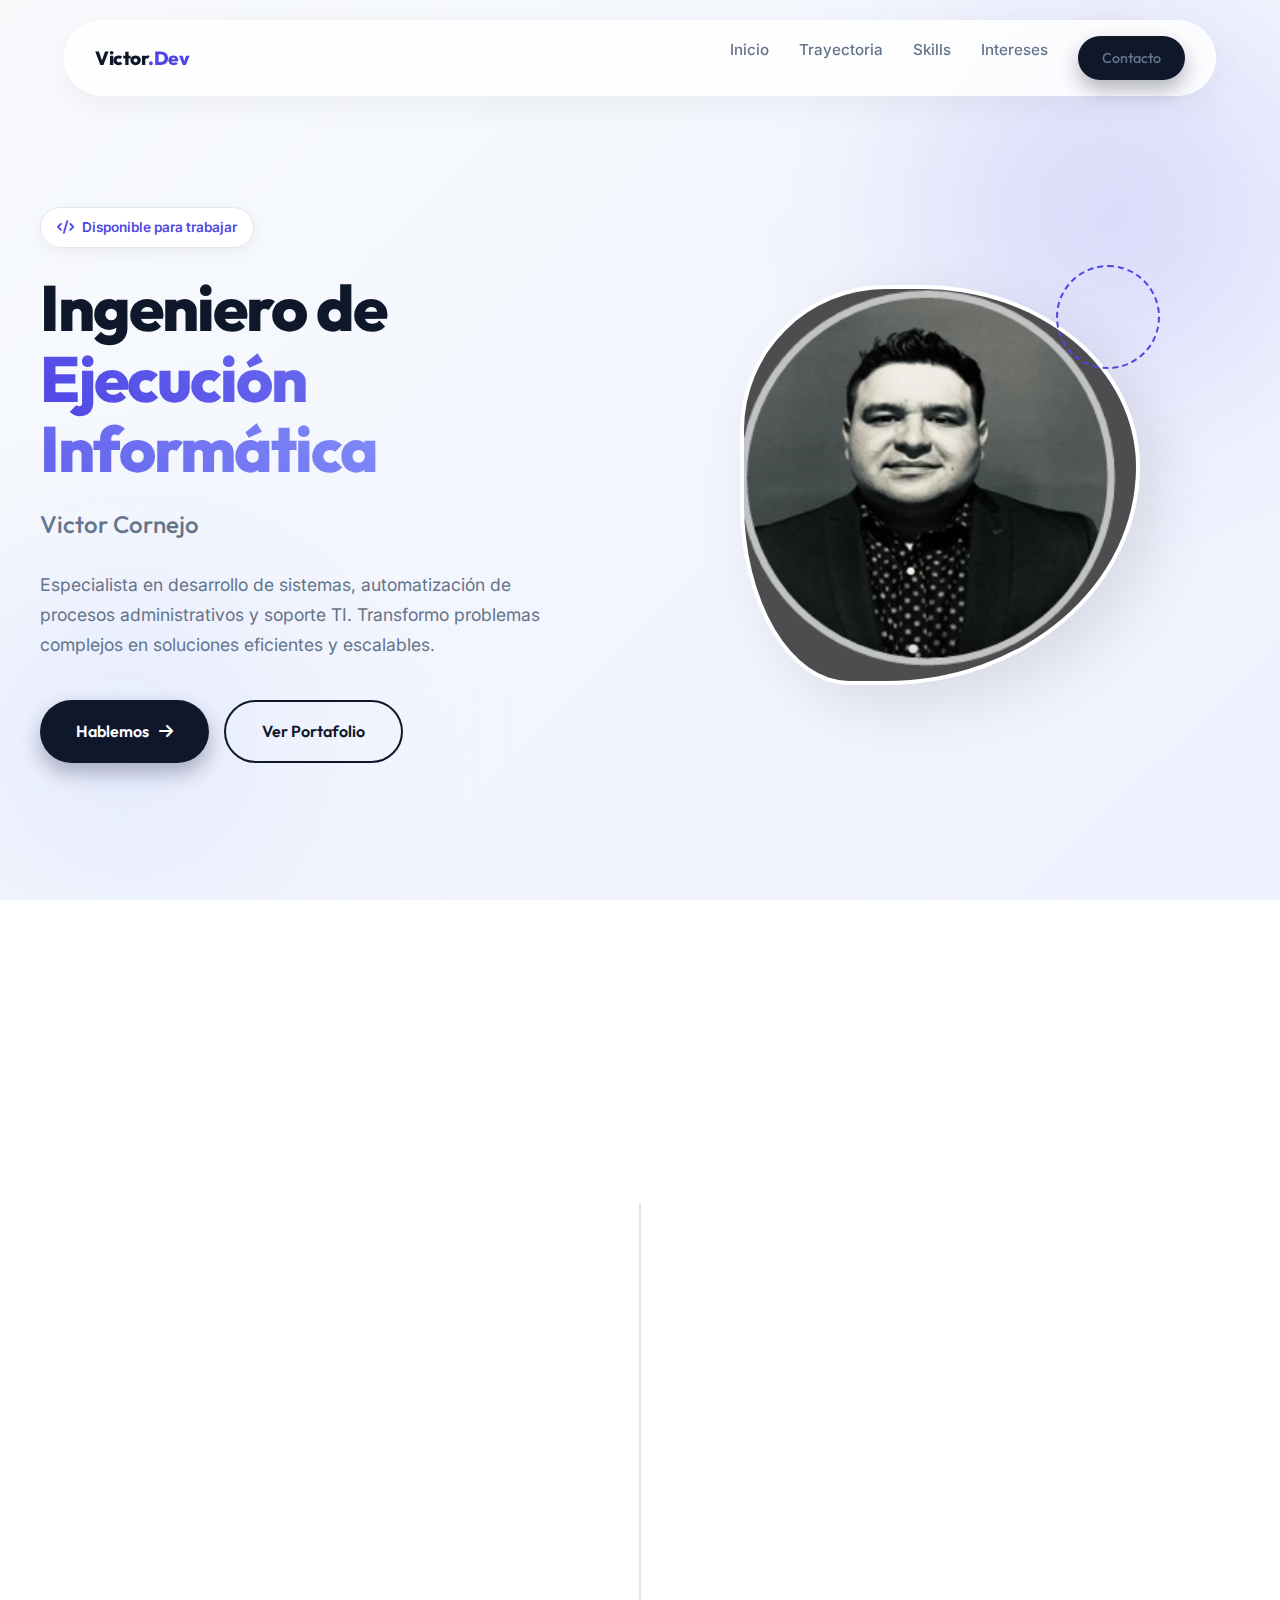
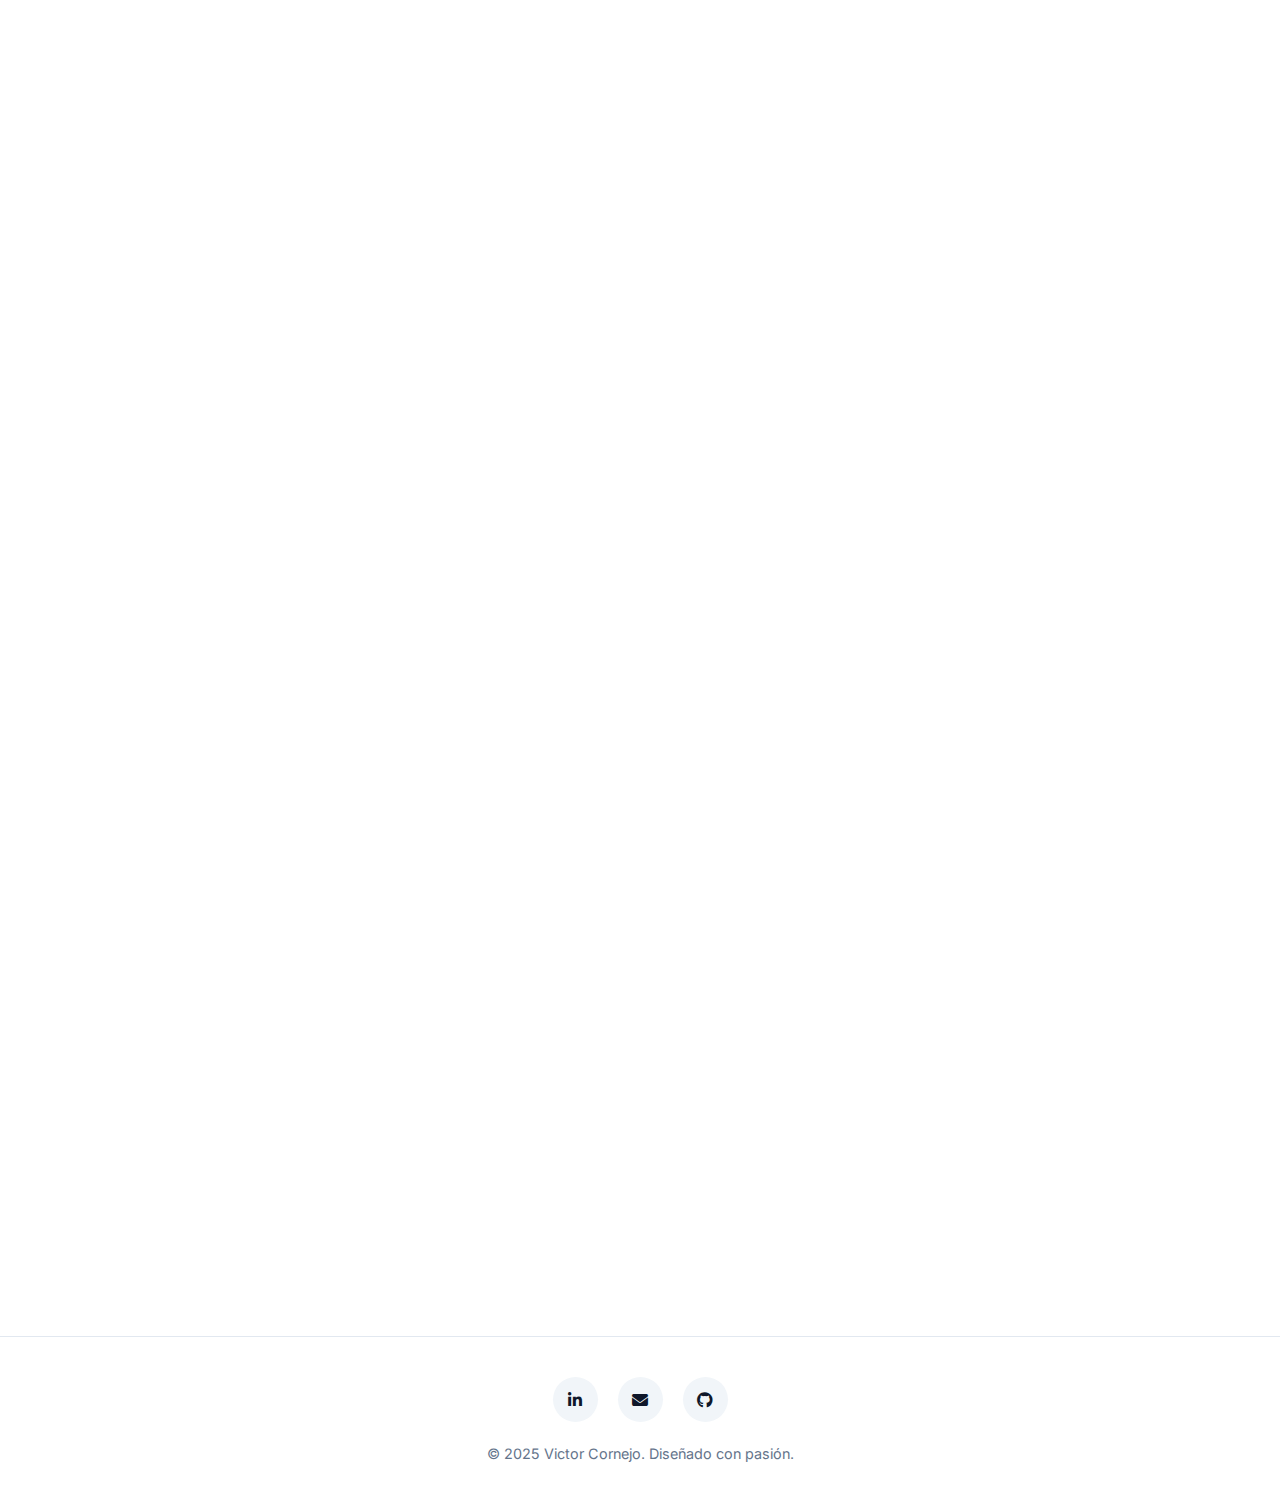
<file: index.html>
<!DOCTYPE html>
<html lang="es">
<head>
    <meta charset="UTF-8">
    <meta name="viewport" content="width=device-width, initial-scale=1.0">
    <title>Victor Cornejo | Ingeniero en Informática</title>
    <!-- Fuentes: Outfit (Tech/Títulos) e Inter (Lectura) -->
    <link rel="preconnect" href="https://fonts.googleapis.com">
    <link rel="preconnect" href="https://fonts.gstatic.com" crossorigin>
    <link href="https://fonts.googleapis.com/css2?family=Inter:wght@300;400;500;600&family=Outfit:wght@500;700;800&display=swap" rel="stylesheet">
    <!-- Iconos -->
    <link rel="stylesheet" href="https://cdnjs.cloudflare.com/ajax/libs/font-awesome/6.4.0/css/all.min.css">

    <style>
        /* --- VARIABLES & DISEÑO SISTEMÁTICO --- */
        :root {
            /* Paleta Slate & Indigo (Profesional y Tech) */
            --bg-color: #f8fafc;
            --bg-gradient: linear-gradient(135deg, #f8fafc 0%, #eef2ff 100%);
            --primary: #0f172a; /* Slate 900 */
            --accent: #4f46e5;  /* Indigo 600 */
            --accent-glow: rgba(79, 70, 229, 0.3);
            --secondary: #64748b;
            
            /* Glassmorphism */
            --glass-bg: rgba(255, 255, 255, 0.7);
            --glass-border: rgba(255, 255, 255, 0.5);
            --glass-blur: 12px;

            --card-bg: #ffffff;
            --text-main: #1e293b;
            
            --radius-lg: 24px;
            --radius-md: 16px;
            --shadow-soft: 0 10px 40px -10px rgba(0,0,0,0.08);
            --shadow-hover: 0 20px 50px -12px rgba(79, 70, 229, 0.15);
            
            --transition: all 0.4s cubic-bezier(0.175, 0.885, 0.32, 1.275);
        }

        /* --- RESET --- */
        * { margin: 0; padding: 0; box-sizing: border-box; }
        html { scroll-behavior: smooth; }
        body {
            font-family: 'Inter', sans-serif;
            background: var(--bg-gradient);
            background-attachment: fixed; 
            color: var(--text-main);
            line-height: 1.7;
            overflow-x: hidden;
        }
        h1, h2, h3, h4, .logo, .btn { font-family: 'Outfit', sans-serif; }
        a { text-decoration: none; color: inherit; }
        ul { list-style: none; }
        img { max-width: 100%; display: block; }

        /* --- ANIMACIONES DE ENTRADA --- */
        .reveal {
            opacity: 0;
            transform: translateY(40px);
            transition: 0.8s cubic-bezier(0.5, 0, 0, 1);
        }
        .reveal.active { opacity: 1; transform: translateY(0); }

        /* --- NAVBAR GLASS --- */
        .navbar {
            position: fixed;
            top: 20px;
            left: 50%;
            transform: translateX(-50%);
            width: 90%;
            max-width: 1200px;
            background: rgba(255, 255, 255, 0.85);
            backdrop-filter: blur(var(--glass-blur));
            -webkit-backdrop-filter: blur(var(--glass-blur));
            padding: 15px 30px;
            border-radius: 50px;
            z-index: 1000;
            border: 1px solid var(--glass-border);
            box-shadow: 0 8px 32px rgba(0, 0, 0, 0.05);
            display: flex;
            justify-content: space-between;
            align-items: center;
            transition: 0.3s;
        }
        .logo { font-weight: 800; font-size: 1.2rem; color: var(--primary); letter-spacing: -0.5px; }
        .logo span { color: var(--accent); }
        
        .nav-links { display: flex; gap: 30px; }
        .nav-links a {
            font-weight: 500;
            color: var(--secondary);
            font-size: 0.95rem;
            transition: 0.3s;
            position: relative;
        }
        .nav-links a:hover, .nav-links a.active { color: var(--accent); }
        .nav-links a.active::after {
            content: ''; position: absolute; bottom: -5px; left: 50%; transform: translateX(-50%);
            width: 5px; height: 5px; background: var(--accent); border-radius: 50%;
        }
        .menu-toggle { display: none; font-size: 1.5rem; color: var(--primary); cursor: pointer; }

        /* --- HERO SECTION (PREMIUM) --- */
        .hero {
            position: relative;
            min-height: 100vh;
            display: flex;
            align-items: center;
            padding: 120px 20px 50px;
            overflow: hidden;
        }
        
        /* Elementos decorativos de fondo (Blobs) */
        .hero::before {
            content: ''; position: absolute; top: -10%; right: -10%;
            width: 600px; height: 600px;
            background: radial-gradient(circle, var(--accent-glow) 0%, transparent 70%);
            filter: blur(60px); z-index: -1; opacity: 0.6;
            animation: pulse 8s infinite alternate;
        }
        .hero::after {
            content: ''; position: absolute; bottom: -10%; left: -10%;
            width: 500px; height: 500px;
            background: radial-gradient(circle, #e0e7ff 0%, transparent 70%);
            filter: blur(80px); z-index: -1;
        }

        .hero-container {
            max-width: 1200px; margin: 0 auto; width: 100%;
            display: flex; align-items: center; justify-content: space-between;
            flex-wrap: wrap;
        }

        .hero-content { flex: 1; max-width: 600px; padding-right: 40px; z-index: 2; }
        .badge {
            display: inline-flex; align-items: center; gap: 8px;
            background: white; color: var(--accent);
            padding: 8px 16px; border-radius: 30px;
            font-weight: 600; font-size: 0.85rem;
            box-shadow: 0 4px 15px rgba(0,0,0,0.05);
            margin-bottom: 25px;
            border: 1px solid #e2e8f0;
        }
        .badge i { animation: bounce 2s infinite; }
        
        .hero h1 {
            font-size: 4rem; line-height: 1.1; color: var(--primary);
            margin-bottom: 20px; font-weight: 800; letter-spacing: -2px;
        }
        .hero h1 span {
            background: -webkit-linear-gradient(45deg, var(--accent), #818cf8);
            -webkit-background-clip: text; -webkit-text-fill-color: transparent;
        }
        .hero-subtitle {
            font-size: 1.5rem; color: var(--secondary); margin-bottom: 25px; font-weight: 500;
        }
        .hero-text {
            font-size: 1.1rem; color: var(--secondary); margin-bottom: 40px;
            max-width: 90%;
        }

        .hero-visual { flex: 1; display: flex; justify-content: center; align-items: center; position: relative; }
        
        .profile-wrapper {
            position: relative;
            width: 400px; height: 400px;
        }
        .profile-img {
            width: 100%; height: 100%;
            object-fit: cover;
            border-radius: 40% 60% 70% 30% / 40% 50% 60% 50%; /* Forma orgánica */
            box-shadow: 20px 20px 60px rgba(0,0,0,0.1);
            animation: morph 8s ease-in-out infinite;
            border: 4px solid white;
        }
        /* Círculo decorativo detrás */
        .profile-wrapper::before {
            content: ''; position: absolute; top: -20px; right: -20px;
            width: 100px; height: 100px;
            border-radius: 50%; border: 2px dashed var(--accent);
            animation: spin 20s linear infinite;
        }

        /* --- BOTONES --- */
        .btn-group { display: flex; gap: 15px; }
        .btn {
            padding: 16px 36px; border-radius: 50px; font-weight: 600; font-size: 1rem;
            cursor: pointer; transition: var(--transition); border: none; display: inline-flex; align-items: center; gap: 10px;
        }
        .btn-primary {
            background: var(--primary); color: white;
            box-shadow: 0 10px 20px rgba(15, 23, 42, 0.3);
        }
        .btn-primary:hover {
            background: var(--accent); transform: translateY(-5px);
            box-shadow: 0 15px 30px rgba(79, 70, 229, 0.4);
        }
        .btn-outline {
            background: transparent; border: 2px solid var(--primary); color: var(--primary);
        }
        .btn-outline:hover {
            background: var(--primary); color: white; transform: translateY(-5px);
        }

        /* --- SECCIONES GENERALES --- */
        section { padding: 100px 20px; }
        .section-header { text-align: center; max-width: 700px; margin: 0 auto 60px; }
        .section-tag {
            color: var(--accent); font-weight: 700; text-transform: uppercase; letter-spacing: 2px;
            font-size: 0.85rem; margin-bottom: 10px; display: block;
        }
        .section-title { font-size: 2.5rem; color: var(--primary); font-weight: 800; margin-bottom: 15px; }
        .container { max-width: 1100px; margin: 0 auto; }

        /* --- TIMELINE (CENTRO EN PC, IZQUIERDA EN MOVIL) --- */
        .timeline { position: relative; max-width: 900px; margin: 0 auto; }
        .timeline::after {
            content: ''; position: absolute; width: 2px; background: #e2e8f0;
            top: 0; bottom: 0; left: 50%; margin-left: -1px;
        }
        .timeline-item {
            position: relative; width: 50%; padding: 20px 40px;
        }
        .timeline-item:nth-child(odd) { left: 0; text-align: right; }
        .timeline-item:nth-child(even) { left: 50%; }
        
        .timeline-dot {
            position: absolute; width: 20px; height: 20px; right: -10px;
            background: white; border: 4px solid var(--accent); border-radius: 50%; top: 25px; z-index: 10;
        }
        .timeline-item:nth-child(even) .timeline-dot { left: -10px; }

        .timeline-card {
            background: white; padding: 30px; border-radius: var(--radius-md);
            box-shadow: var(--shadow-soft); border: 1px solid rgba(255,255,255,0.8);
            transition: var(--transition);
        }
        .timeline-card:hover { transform: translateY(-5px); box-shadow: var(--shadow-hover); }
        .date { color: var(--accent); font-weight: 700; font-size: 0.9rem; margin-bottom: 5px; display: block; }
        .role { font-size: 1.2rem; font-weight: 700; color: var(--primary); }
        .company { color: var(--secondary); font-size: 0.95rem; margin-bottom: 15px; font-weight: 500; }
        .timeline-list li { position: relative; padding-left: 20px; margin-bottom: 8px; color: var(--secondary); font-size: 0.95rem; }
        .timeline-list li::before { content: '▹'; position: absolute; left: 0; color: var(--accent); }

        /* --- HABILIDADES GRID --- */
        .skills-grid { display: grid; grid-template-columns: repeat(auto-fit, minmax(300px, 1fr)); gap: 30px; }
        .skill-category {
            background: white; padding: 35px; border-radius: var(--radius-lg);
            box-shadow: var(--shadow-soft); border: 1px solid transparent;
            transition: var(--transition);
        }
        .skill-category:hover { border-color: var(--accent-glow); transform: translateY(-5px); }
        .cat-header { display: flex; align-items: center; gap: 15px; margin-bottom: 25px; }
        .cat-icon {
            width: 50px; height: 50px; background: #eff6ff; color: var(--accent);
            border-radius: 12px; display: flex; align-items: center; justify-content: center; font-size: 1.5rem;
        }
        .tag-container { display: flex; flex-wrap: wrap; gap: 10px; }
        .skill-tag {
            padding: 8px 18px; background: #f1f5f9; border-radius: 8px; font-size: 0.9rem;
            font-weight: 500; color: var(--primary); transition: 0.3s; cursor: default;
        }
        .skill-tag:hover { background: var(--primary); color: white; }

        /* --- INTERESES (Cards Modernas) --- */
        .hobbies-wrapper { display: grid; grid-template-columns: repeat(auto-fill, minmax(250px, 1fr)); gap: 25px; }
        .hobby-card {
            background: white; padding: 40px 20px; text-align: center;
            border-radius: var(--radius-lg); border: 1px solid #e2e8f0;
            transition: var(--transition); position: relative; overflow: hidden;
        }
        .hobby-card::before {
            content: ''; position: absolute; top: 0; left: 0; width: 100%; height: 4px;
            background: var(--accent); transform: scaleX(0); transform-origin: left; transition: 0.4s;
        }
        .hobby-card:hover { transform: translateY(-10px); box-shadow: var(--shadow-hover); }
        .hobby-card:hover::before { transform: scaleX(1); }
        
        .icon-box {
            width: 70px; height: 70px; margin: 0 auto 20px;
            background: var(--bg-color); border-radius: 50%;
            display: flex; align-items: center; justify-content: center;
            font-size: 2rem; color: var(--secondary); transition: 0.4s;
        }
        .hobby-card:hover .icon-box { background: var(--accent); color: white; transform: rotateY(360deg); }
        
        /* --- CONTACTO --- */
        .contact-visual {
            background: linear-gradient(135deg, #1e293b, #0f172a);
            border-radius: var(--radius-lg); padding: 60px; color: white;
            text-align: center; position: relative; overflow: hidden;
        }
        .contact-visual::before {
            content: ''; position: absolute; width: 200px; height: 200px;
            background: rgba(255,255,255,0.05); border-radius: 50%; top: -50px; right: -50px;
        }
        .contact-item { display: flex; align-items: center; justify-content: center; gap: 15px; margin: 20px 0; font-size: 1.1rem; }
        .contact-item i { color: #818cf8; }

        /* --- FOOTER --- */
        footer { background: white; padding: 40px 0; text-align: center; border-top: 1px solid #e2e8f0; margin-top: 60px; }
        .socials { margin-bottom: 20px; }
        .socials a {
            display: inline-flex; width: 45px; height: 45px; background: #f1f5f9;
            border-radius: 50%; align-items: center; justify-content: center;
            color: var(--primary); margin: 0 8px; transition: 0.3s;
        }
        .socials a:hover { background: var(--accent); color: white; transform: translateY(-3px); }

        /* --- ANIMACIONES KEYFRAMES --- */
        @keyframes pulse { 0% { transform: scale(1); opacity: 0.6; } 100% { transform: scale(1.1); opacity: 0.8; } }
        @keyframes morph {
            0% { border-radius: 40% 60% 70% 30% / 40% 50% 60% 50%; }
            34% { border-radius: 70% 30% 50% 50% / 30% 30% 70% 70%; }
            67% { border-radius: 100% 60% 60% 100% / 100% 100% 60% 60%; }
            100% { border-radius: 40% 60% 70% 30% / 40% 50% 60% 50%; }
        }
        @keyframes bounce { 0%, 100% { transform: translateY(0); } 50% { transform: translateY(-5px); } }
        @keyframes spin { 100% { transform: rotate(360deg); } }

        /* ======================================================= */
        /* ============ ESTILOS RESPONSIVOS (MÓVIL) =============== */
        /* ======================================================= */
        @media (max-width: 992px) {
            .hero h1 { font-size: 3rem; }
            .profile-wrapper { width: 350px; height: 350px; }
        }

        @media (max-width: 768px) {
            /* 1. Navbar Adaptación */
            .navbar { 
                width: 95%; 
                top: 10px; 
                padding: 15px 20px; 
                border-radius: 16px; /* Menos redondeado */
            }
            .nav-links {
                display: none; 
                position: absolute; 
                top: 70px; 
                left: 0; 
                width: 100%;
                background: rgba(255,255,255,0.98); 
                flex-direction: column; 
                padding: 20px;
                box-shadow: 0 10px 20px rgba(0,0,0,0.1); 
                border-radius: 16px;
                border-top: 1px solid #e2e8f0;
            }
            .nav-links.active { display: flex; }
            .menu-toggle { display: block; }

            /* 2. Hero Adaptación */
            .hero { padding-top: 120px; flex-direction: column-reverse; text-align: center; }
            .hero-content { padding-right: 0; margin-top: 40px; }
            .hero h1 { font-size: 2.5rem; }
            .hero-text { margin-left: auto; margin-right: auto; }
            .profile-wrapper { width: 260px; height: 260px; margin: 0 auto; }
            .btn-group { justify-content: center; flex-wrap: wrap; }

            /* 3. Timeline Adaptación (Paso Crítico) */
            .timeline::after { left: 20px; } /* Mover línea a la izquierda */
            .timeline-item { width: 100%; padding-left: 50px; padding-right: 25px; } /* Ocupar todo el ancho */
            .timeline-item:nth-child(odd), .timeline-item:nth-child(even) { left: 0; text-align: left; }
            .timeline-dot, .timeline-item:nth-child(even) .timeline-dot { left: 12px; right: auto; } /* Punto alineado a la línea */

            /* 4. Grids Adaptación */
            .skills-grid { grid-template-columns: 1fr; } /* Una sola columna */
            .hobbies-wrapper { grid-template-columns: 1fr; }
            
            .section-title { font-size: 2rem; }
            .contact-visual { padding: 40px 20px; }
            .contact-item { flex-direction: column; gap: 5px; margin-bottom: 25px; }
        }
    </style>
</head>
<body>

    <!-- NAVBAR -->
    <nav class="navbar">
        <a href="#" class="logo">Victor<span>.Dev</span></a>
        <div class="menu-toggle"><i class="fas fa-bars"></i></div>
        <ul class="nav-links">
            <li><a href="#inicio">Inicio</a></li>
            <li><a href="#experiencia">Trayectoria</a></li>
            <li><a href="#habilidades">Skills</a></li>
            <li><a href="#intereses">Intereses</a></li>
            <li><a href="#contacto" class="btn btn-primary" style="padding: 10px 24px; font-size: 0.9rem;">Contacto</a></li>
        </ul>
    </nav>

    <!-- HERO SECTION -->
    <section id="inicio" class="hero">
        <div class="hero-container">
            <div class="hero-content reveal">
                <span class="badge"><i class="fas fa-code"></i> Disponible para trabajar</span>
                <h1>Ingeniero de <br><span>Ejecución Informática</span></h1>
                <h3 class="hero-subtitle">Victor Cornejo</h3>
                <p class="hero-text">
                    Especialista en desarrollo de sistemas, automatización de procesos administrativos y soporte TI. 
                    Transformo problemas complejos en soluciones eficientes y escalables.
                </p>
                <div class="btn-group">
                    <a href="#contacto" class="btn btn-primary">Hablemos <i class="fas fa-arrow-right"></i></a>
                    <a href="#experiencia" class="btn btn-outline">Ver Portafolio</a>
                </div>
            </div>
            <div class="hero-visual reveal">
                <div class="profile-wrapper">
                    <!-- Imagen placeholder de alta calidad -->
                    <img src="perfil" alt="Victor Cornejo" class="profile-img">
                </div>
            </div>
        </div>
    </section>

    <!-- EXPERIENCIA -->
    <section id="experiencia">
        <div class="container">
            <div class="section-header reveal">
                <span class="section-tag">Trayectoria</span>
                <h2 class="section-title">Experiencia Profesional</h2>
                <p>Gestión técnica y administrativa con enfoque en eficiencia.</p>
            </div>

            <div class="timeline">
                <!-- Item 1 -->
                <div class="timeline-item reveal">
                    <div class="timeline-dot"></div>
                    <div class="timeline-card">
                        <span class="date">Ene 2023 - Mar 2025</span>
                        <h3 class="role">Técnico Administrativo DOM</h3>
                        <p class="company">Municipalidad de Cartagena</p>
                        <ul class="timeline-list">
                            <li>Liderazgo en atención de público y trámites municipales.</li>
                            <li>Automatización de procesos administrativos internos.</li>
                            <li>Soporte TI y gestión de infraestructura tecnológica.</li>
                        </ul>
                    </div>
                </div>

                <!-- Item 2 -->
                <div class="timeline-item reveal">
                    <div class="timeline-dot"></div>
                    <div class="timeline-card">
                        <span class="date">Ene 2022 - Ene 2023</span>
                        <h3 class="role">Asistente Administrativo DIMAO</h3>
                        <p class="company">Municipalidad de Cartagena</p>
                        <ul class="timeline-list">
                            <li>Optimización de flujos de trabajo administrativos.</li>
                            <li>Soporte en procesos de compras públicas.</li>
                            <li>Coordinación operativa en terreno.</li>
                        </ul>
                    </div>
                </div>

                <!-- Item 3 -->
                <div class="timeline-item reveal">
                    <div class="timeline-dot"></div>
                    <div class="timeline-card">
                        <span class="date">2017 - 2021</span>
                        <h3 class="role">Reponedor & Supervisor</h3>
                        <p class="company">Super bodega Acuenta</p>
                        <ul class="timeline-list">
                            <li>Supervisión de equipo en turno nocturno.</li>
                            <li>Gestión de inventario y ordenamiento logístico.</li>
                        </ul>
                    </div>
                </div>
            </div>
        </div>
    </section>

    <!-- HABILIDADES -->
    <section id="habilidades" style="background: white;">
        <div class="container">
            <div class="section-header reveal">
                <span class="section-tag">Stack Tecnológico</span>
                <h2 class="section-title">Herramientas & Skills</h2>
            </div>

            <div class="skills-grid">
                <!-- Tech -->
                <div class="skill-category reveal">
                    <div class="cat-header">
                        <div class="cat-icon"><i class="fas fa-laptop-code"></i></div>
                        <h3>Desarrollo</h3>
                    </div>
                    <div class="tag-container">
                        <span class="skill-tag">HTML5 & CSS3</span>
                        <span class="skill-tag">JavaScript</span>
                        <span class="skill-tag">C# .NET</span>
                        <span class="skill-tag">Python</span>
                        <span class="skill-tag">SQL</span>
                    </div>
                </div>

                <!-- Automation -->
                <div class="skill-category reveal">
                    <div class="cat-header">
                        <div class="cat-icon"><i class="fas fa-robot"></i></div>
                        <h3>Automatización</h3>
                    </div>
                    <div class="tag-container">
                        <span class="skill-tag">Procesos Admin</span>
                        <span class="skill-tag">Scripts</span>
                        <span class="skill-tag">Gestión de Datos</span>
                        <span class="skill-tag">Office Automation</span>
                    </div>
                </div>

                <!-- Soft Skills -->
                <div class="skill-category reveal">
                    <div class="cat-header">
                        <div class="cat-icon"><i class="fas fa-users-cog"></i></div>
                        <h3>Profesionales</h3>
                    </div>
                    <div class="tag-container">
                        <span class="skill-tag">Liderazgo</span>
                        <span class="skill-tag">Resolución Problemas</span>
                        <span class="skill-tag">Comunicación</span>
                        <span class="skill-tag">Adaptabilidad</span>
                    </div>
                </div>
            </div>
        </div>
    </section>

    <!-- INTERESES -->
    <section id="intereses">
        <div class="container">
            <div class="section-header reveal">
                <span class="section-tag">Personal</span>
                <h2 class="section-title">Más allá del código</h2>
            </div>

            <div class="hobbies-wrapper">
                <div class="hobby-card reveal">
                    <div class="icon-box"><i class="fas fa-gamepad"></i></div>
                    <h3>Gaming & Pokedex</h3>
                    <p style="color:var(--secondary); margin-top:10px; font-size:0.9rem;">Desarrollo de proyectos lúdicos y pasión por los videojuegos.</p>
                    <a href="pokedex.html" target="_blank" class="btn btn-outline" style="font-size:0.8rem; padding: 8px 20px; margin-top:15px;">Ver Pokedex</a>
                </div>

                <div class="hobby-card reveal">
                    <div class="icon-box"><i class="fas fa-film"></i></div>
                    <h3>Cine & Narrativa</h3>
                    <p style="color:var(--secondary); margin-top:10px; font-size:0.9rem;">Entusiasta del séptimo arte, guionismo y análisis visual.</p>
                </div>

                <div class="hobby-card reveal">
                    <div class="icon-box"><i class="fas fa-chalkboard-teacher"></i></div>
                    <h3>Aprendizaje</h3>
                    <p style="color:var(--secondary); margin-top:10px; font-size:0.9rem;">Constante actualización en nuevas tecnologías web.</p>
                </div>

                <div class="hobby-card reveal">
                    <div class="icon-box"><i class="fas fa-paw"></i></div>
                    <h3>Animales</h3>
                    <p style="color:var(--secondary); margin-top:10px; font-size:0.9rem;">Amante de la naturaleza y el cuidado de mascotas.</p>
                </div>
            </div>
        </div>
    </section>

    <!-- CONTACTO -->
    <section id="contacto">
        <div class="container">
            <div class="contact-visual reveal">
                <h2 style="font-size: 2.5rem; margin-bottom: 10px;">¿Tienes un proyecto en mente?</h2>
                <p style="color: #cbd5e1; margin-bottom: 40px;">Estoy listo para aportar valor a tu equipo.</p>
                
                <div class="contact-item"><i class="fas fa-envelope"></i> v.cornejo.sanchez@gmail.com</div>
                <div class="contact-item"><i class="fas fa-phone"></i> +569 77671025</div>
                <div class="contact-item"><i class="fab fa-linkedin"></i> linkedin.com/in/victorcornejo31</div>
                
                <br>
                <a href="mailto:v.cornejo.sanchez@gmail.com" class="btn btn-primary" style="background: white; color: var(--primary);">Enviar Mensaje</a>
            </div>
        </div>
    </section>

    <!-- FOOTER -->
    <footer>
        <div class="socials">
            <a href="https://linkedin.com/in/victorcornejo31" target="_blank"><i class="fab fa-linkedin-in"></i></a>
            <a href="mailto:v.cornejo.sanchez@gmail.com"><i class="fas fa-envelope"></i></a>
            <a href="#"><i class="fab fa-github"></i></a>
        </div>
        <p style="color: var(--secondary); font-size: 0.9rem;">&copy; 2025 Victor Cornejo. Diseñado con pasión.</p>
    </footer>

    <script>
        // Toggle Menú Móvil
        const menuToggle = document.querySelector('.menu-toggle');
        const navLinks = document.querySelector('.nav-links');

        menuToggle.addEventListener('click', () => {
            navLinks.classList.toggle('active');
        });

        // Cerrar menú al hacer click en enlace
        document.querySelectorAll('.nav-links a').forEach(link => {
            link.addEventListener('click', () => {
                navLinks.classList.remove('active');
            });
        });

        // Efecto Reveal al hacer Scroll
        const observerOptions = { threshold: 0.1 };
        const observer = new IntersectionObserver((entries) => {
            entries.forEach(entry => {
                if (entry.isIntersecting) {
                    entry.target.classList.add('active');
                }
            });
        }, observerOptions);

        document.querySelectorAll('.reveal').forEach(el => observer.observe(el));

        // Navbar Style Change on Scroll
        window.addEventListener('scroll', () => {
            const navbar = document.querySelector('.navbar');
            if (window.scrollY > 50) {
                navbar.style.background = 'rgba(255, 255, 255, 0.95)';
                navbar.style.boxShadow = '0 10px 30px rgba(0,0,0,0.1)';
            } else {
                navbar.style.background = 'rgba(255, 255, 255, 0.85)';
                navbar.style.boxShadow = '0 8px 32px rgba(0,0,0,0.05)';
            }
        });
    </script>
</body>
</html>
</file>
